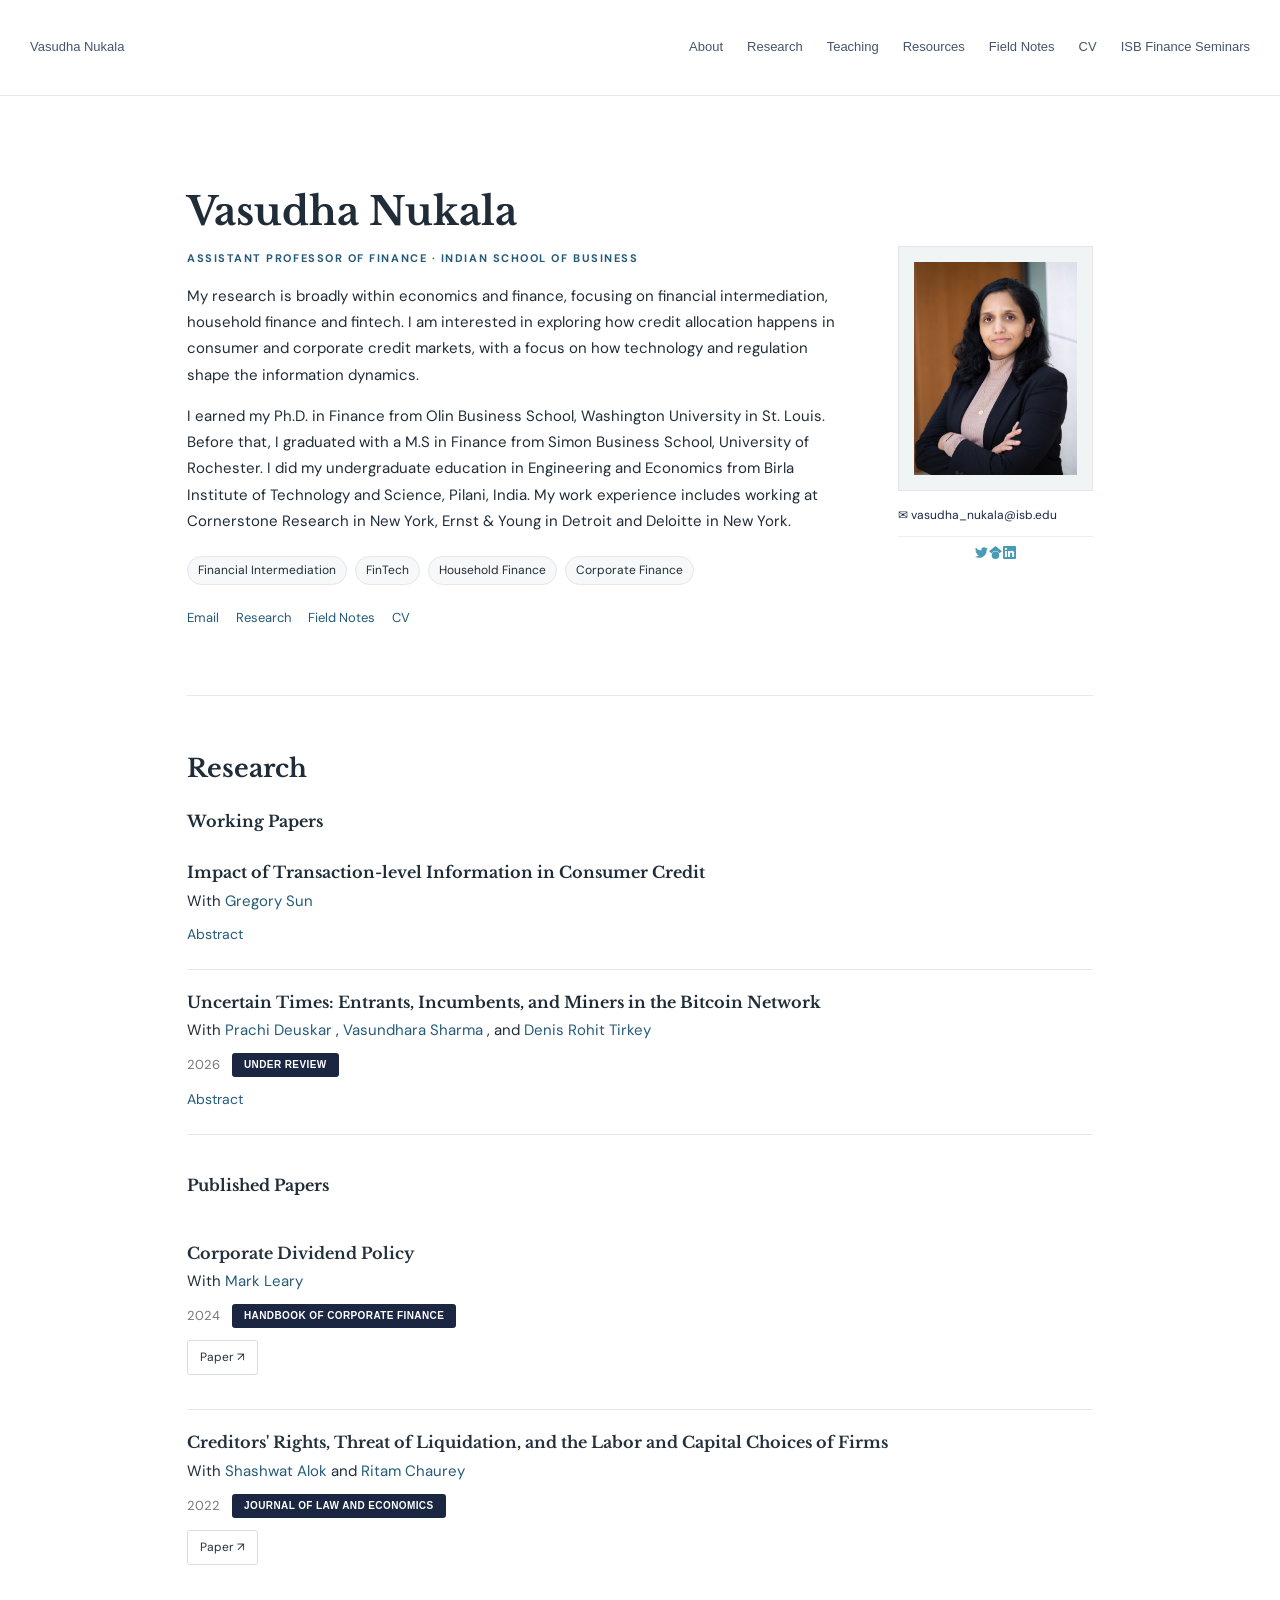
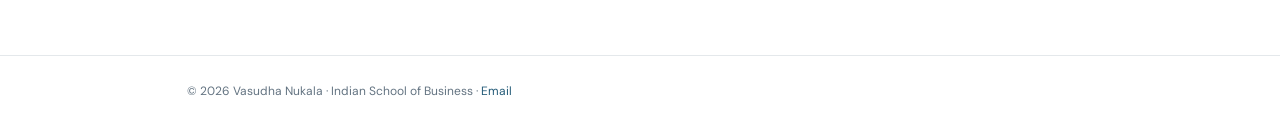
<file: index.html>
<!doctype html>
<html lang="en">
<head>
  <meta charset="utf-8">
  <meta name="viewport" content="width=device-width, initial-scale=1">
  <meta name="description" content="Vasudha Nukala — Assistant Professor of Finance at the Indian School of Business. Research, teaching and field notes.">
  <title>Vasudha Nukala | Finance</title>
  <link rel="stylesheet" href="style.css?v=2">
</head>
<body>

  <!-- NAVIGATION -->
  <header class="top">
    <div class="wrap nav">
      <a class="brand" href="index.html">Vasudha Nukala</a>
      <nav class="links">
        <a href="index.html#about">About</a>
        <a href="index.html#research">Research</a>
        <a href="teaching/">Teaching</a>
        <a href="resources/">Resources</a>
        <a href="notebook/">Field Notes</a>
        <a href="index.html#cv">CV</a>
        <a href="seminars/">ISB Finance Seminars</a>
      </nav>
    </div>
  </header>

  <div class="wrap">

    <!-- ABOUT -->
    <section class="hero" id="about" style="border:0">
      <div>
        <h1>Vasudha Nukala</h1>

        <div class="eyebrow">
        Assistant Professor of Finance · Indian School of Business
        </div>
        <p>
          My research is broadly within economics and finance, focusing on financial intermediation, household finance and fintech. 
          I am interested in exploring how credit allocation happens in consumer and corporate credit markets,  
          with a focus on how technology and regulation shape the information dynamics.
        </p>

        
        <p>
          I earned my Ph.D. in Finance from Olin Business School, Washington University in St. Louis.
          Before that, I graduated with a M.S in Finance from Simon Business School, University of Rochester. 
          I did my undergraduate education in Engineering and Economics from Birla Institute of Technology and Science, Pilani, India. 
          My work experience includes working at Cornerstone Research in New York, Ernst & Young in Detroit and Deloitte in New York. 
        </p>
                                                                                             
        <div class="pills">
          <span class="pill">Financial Intermediation</span>
          <span class="pill">FinTech</span>
          <span class="pill">Household Finance</span>
          <span class="pill">Corporate Finance</span>
        </div>

        <div class="actions">
          <a href="mailto:Vasudha_Nukala@isb.edu">Email</a>
          <a href="research/">Research</a>
          <a href="notebook/">Field Notes</a>
          <a href="#cv">CV </a>
        </div>
      </div>
      <div class="profile">
  <div class="profile">
  <div class="photo">
    <img src="vasudha.jpg" alt="Vasudha Nukala">
  </div>

  <div class="photo-contact">
  <a href="mailto:Vasudha_Nukala@isb.edu">
    <span>✉ vasudha_nukala@isb.edu</span>
  </a>
</div>
    
  <div class="social-links" aria-label="Social profiles">
    <!-- Twitter / X -->
    <a
  class="twitter-link"
  href="https://x.com/vasu_nukala1"
  target="_blank"
  rel="noopener noreferrer"
  aria-label="Twitter"
  title="Twitter"
>
  <svg viewBox="0 0 24 24" aria-hidden="true">
    <path d="M23.954 4.57a10 10 0 0 1-2.825.775 4.958 4.958 0 0 0 2.163-2.723 9.99 9.99 0 0 1-3.127 1.195 4.916 4.916 0 0 0-8.384 4.482A13.944 13.944 0 0 1 1.64 3.162a4.916 4.916 0 0 0 1.523 6.558 4.903 4.903 0 0 1-2.229-.616v.061a4.918 4.918 0 0 0 3.946 4.818 4.935 4.935 0 0 1-2.224.084 4.923 4.923 0 0 0 4.6 3.419A9.869 9.869 0 0 1 0 19.52a13.94 13.94 0 0 0 7.548 2.212c9.057 0 14.01-7.503 14.01-14.01 0-.213-.005-.425-.014-.636a10.013 10.013 0 0 0 2.46-2.548Z"/>
  </svg>
</a>

    <!-- Google Scholar -->
    <a
      href="https://scholar.google.com/citations?user=71y-cvsAAAAJ&amp;hl=en"
      target="_blank"
      rel="noopener noreferrer"
      aria-label="Google Scholar"
      title="Google Scholar"
    >
      <svg viewBox="0 0 24 24" aria-hidden="true">
        <path d="M12 24a7 7 0 1 1 0-14 7 7 0 0 1 0 14ZM12 0 0 9.5l4.838 3.94A8 8 0 0 1 12 9a8 8 0 0 1 7.162 4.44L24 9.5Z"/>
      </svg>
    </a>

    <!-- LinkedIn: replace the feed URL with your profile URL -->
    <a
      href="https://www.linkedin.com/feed/"
      target="_blank"
      rel="noopener noreferrer"
      aria-label="LinkedIn"
      title="LinkedIn"
    >
      <svg viewBox="0 0 24 24" aria-hidden="true">
        <path d="M20.447 20.452h-3.554v-5.569c0-1.328-.027-3.037-1.852-3.037-1.853 0-2.136 1.445-2.136 2.939v5.667H9.351V9h3.414v1.561h.049c.476-.9 1.637-1.85 3.37-1.85 3.601 0 4.267 2.37 4.267 5.455v6.286ZM5.337 7.433a2.062 2.062 0 1 1 0-4.124 2.062 2.062 0 0 1 0 4.124Zm1.782 13.019H3.555V9h3.564v11.452ZM22.225 0H1.771C.792 0 0 .774 0 1.729v20.542C0 23.227.792 24 1.771 24h20.451C23.2 24 24 23.227 24 22.271V1.729C24 .774 23.2 0 22.222 0Z"/>
      </svg>
    </a>
  </div>
</div>
  </div>

    </section>

    <!-- RESEARCH -->
    <section id="research">
      <h2>Research</h2>

      <h3>Working Papers</h3>

      <div class="paper">
        <h3>Impact of Transaction-level Information in Consumer Credit</h3>
        <div class="coauthors">
        With <a href="https://sites.google.com/view/gregory-sun" target="_blank" rel="noopener">
          Gregory Sun
          </a>
        </div>
        
        
        <details>
          <summary>Abstract</summary>
          <p>
           Does granular data fintech lenders observe at point-of-sale help or harm consumers? 
            Using applications data from an online lender, we show transaction data predicts default and shapes approval and pricing. 
            A lender-run experiment originating otherwise-rejected applications establishes the access margin, where these applicants default more than twice as often as similar approved borrowers. 
            On pricing, a structural model shows richer information does not enable surplus-extracting personalized pricing because the lender prices near-competitively. 
            Restricting lenders to credit-bureau data would deny credit to more than one in ten approved borrowers while admitting worse risks. 
            Transaction data therefore benefits consumers primarily through allocation.
          </p>
        </details>
      </div>

      
      <div class="paper">
        <h3>Uncertain Times: Entrants, Incumbents, and Miners in the Bitcoin Network</h3>
        <div class="coauthors">
        With
        <a href="https://www.prachideuskar.com" target="_blank" rel="noopener">
        Prachi Deuskar </a>,
        <a href="https://www.isb.edu/faculty-and-research/faculty-directory/vasundhara-sharma" target="_blank" rel="noopener">
          Vasundhara Sharma </a>,
        and
        <a href="" target="_blank" rel="noopener">
        Denis Rohit Tirkey </a>
        </div>

          <div class="publication-info">
          <span>2026</span>
        <span class="journal-badge">UNDER REVIEW</span>
        </div>
        
        <details>
          <summary>Abstract</summary>
          <p>
            Cryptocurrency value depends on network adoption, yet the forces driving network evolution remain poorly understood. 
            We investigate how cryptocurrency networks respond to economic policy uncertainty, combining a cross-country panel of application downloads with transaction-level Bitcoin data 
            from 2014-2024 to trace adoption and participant behavior. 
            Crypto-app downloads rise with country-level policy uncertainty while comparable non-crypto apps do not, isolating a crypto-specific response.
            On-chain, network expansion reflects complementary responses across participants. New users enter as net buyers, while incumbents and miners move toward the sell side. 
            Simultaneously, new miners enter, committing capital and strengthening network infrastructure, consistent with liquidity provision by incumbents rather than informed exit. 
            These patterns remain strong during uncertainty episodes exogenous to macrofinancial conditions and reverse when crypto-native uncertainty dominates, 
            supporting the demand-for-policy-insulation channel. Together, our findings show how policy uncertainty expands cryptocurrency networks while reallocating 
            liquidity and infrastructure provision across participants, revealing how uncertainty impacts network evolution. 
          </p>
        </details>
      </div>

     <!-- RESEARCH IN PROGRESS - HIDDEN FOR NOW

    <h3 style="margin-top:35px">Research in Progress</h3>

    <div class="paper">
      <h3>Private Credit, BDCs, and Financial Intermediation</h3>
      <div class="meta">Private credit · Bank and nonbank lending</div>
      </div>

    <div class="paper">
    <h3>Gender Norms and Financial Control Within Households</h3>
    <div class="meta">Household finance · India</div>
    </div>

    <div class="paper">
    <h3>Privacy, Information, and FinTech Credit Markets</h3>
    <div class="meta">FinTech · Data regulation</div>
    </div>

    -->

    
<!-- PUBLISHED PAPERS -->
<h3 class="research-subheading">Published Papers</h3>

<div class="paper">
  <h3>
    <a href="https://www.elgaronline.com/edcollchap/book/9781800373891/book-part-9781800373891-10.xml"
       target="_blank" rel="noopener">
      Corporate Dividend Policy
    </a>
  </h3>

  <div class="coauthors">
    With <a href="https://sites.wustl.edu/leary/"
            target="_blank" rel="noopener">Mark Leary</a>
  </div>

  <div class="publication-info">
    <span>2024</span>
    <span class="journal-badge">HANDBOOK OF CORPORATE FINANCE</span>
  </div>

  <div class="paper-links">
    <a href="https://www.elgaronline.com/edcollchap/book/9781800373891/book-part-9781800373891-10.xml"
       target="_blank" rel="noopener">Paper ↗</a>
  </div>
</div>

<div class="paper">
  <h3>
    <a href="https://www.journals.uchicago.edu/doi/full/10.1086/720962"
       target="_blank" rel="noopener">
      Creditors' Rights, Threat of Liquidation, and the Labor and Capital Choices of Firms
    </a>
  </h3>

  <div class="coauthors">
    With <a href="https://www.shashwatalok.com"
            target="_blank" rel="noopener">Shashwat Alok</a>
    and <a href="https://sites.google.com/site/ritamchaurey/home"
           target="_blank" rel="noopener">Ritam Chaurey</a>
  </div>

  <div class="publication-info">
    <span>2022</span>
    <span class="journal-badge">JOURNAL OF LAW AND ECONOMICS</span>
  </div>

  <div class="paper-links">
    <a href="https://www.journals.uchicago.edu/doi/full/10.1086/720962"
       target="_blank" rel="noopener">Paper ↗</a>
  </div>
</div>

      

      
    </section>

 <!-- PRESENTATIONS - HIDDEN FOR NOW
    <section id="presentations">
      <div class="section-kicker">Conferences &amp; seminars</div>
      <h2>Presentations</h2>
      <div class="year">
        <strong>2026</strong>
        <ul class="clean">
          <li>ABFER, Singapore — research poster</li>
          <li>Boulder Summer Conference — research poster</li>
          <li>Midwest Finance Association, Chicago — discussant</li>
        </ul>
      </div>
      <p class="meta">Selected activities only. Please verify formal conference names and presentation roles before publishing.</p>
    </section>
-->



  </div>

  <!-- FOOTER -->
  <footer class="footer">
    <div class="wrap">© 2026 Vasudha Nukala · Indian School of Business · <a href="mailto:vasudha_nukala@isb.edu">Email</a></div>
  </footer>

</body>
</html>
</file>
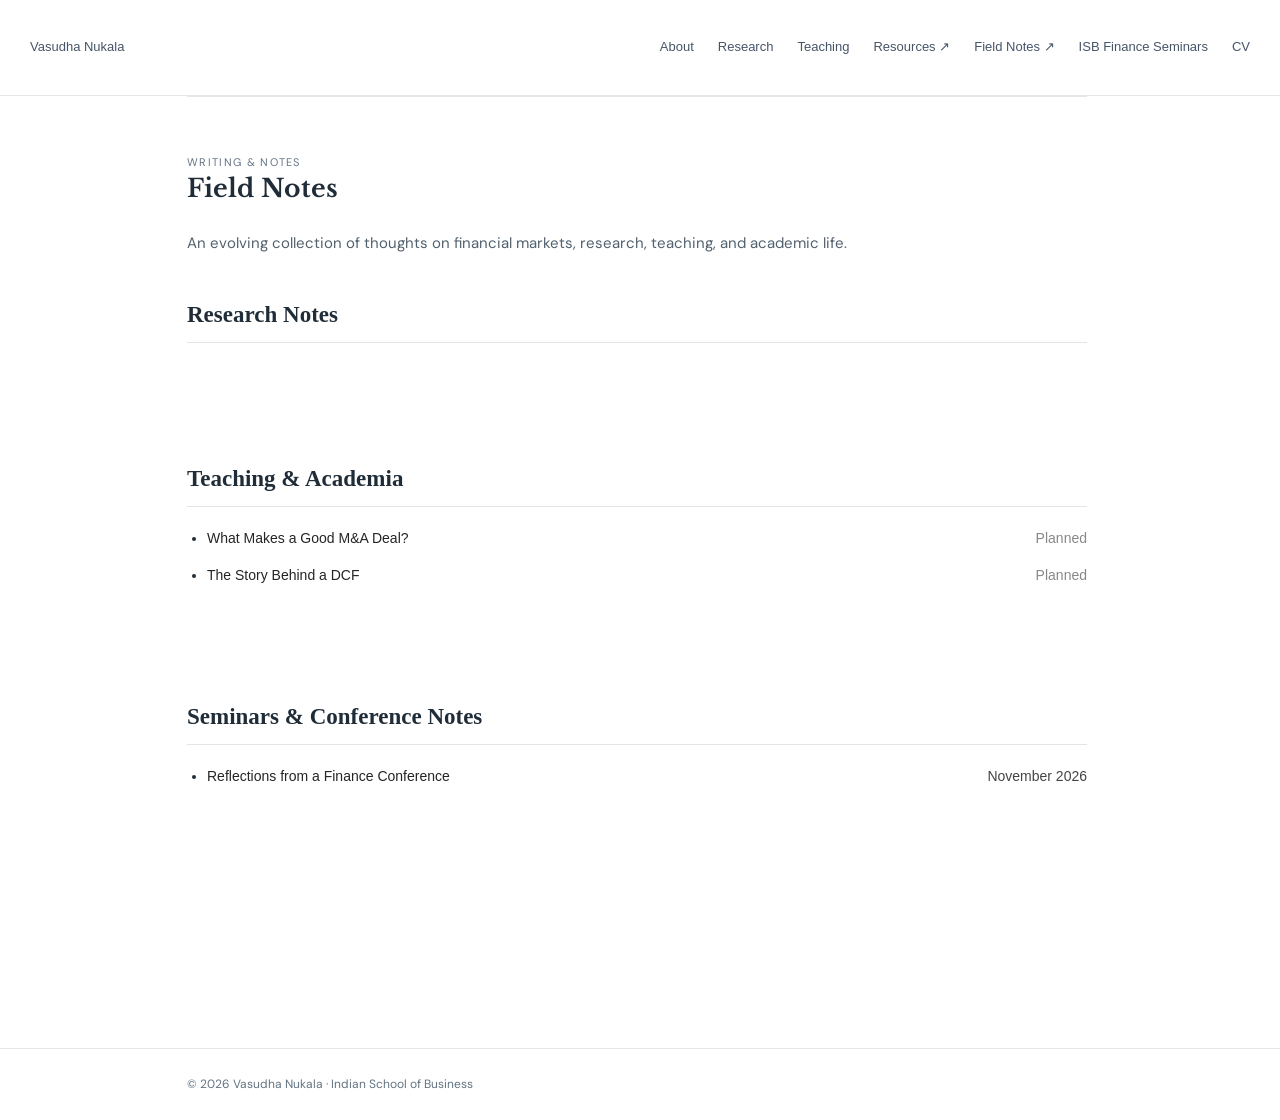
<file: notebook/index.html>
<!doctype html>
<html lang="en">

<head>
  <meta charset="utf-8">
  <meta name="viewport" content="width=device-width, initial-scale=1">

  <title>Field Notes | Vasudha Nukala</title>

  <meta name="description"
        content="Field Notes by Vasudha Nukala">

  <link rel="stylesheet" href="../style.css?v=3">

  <style>

    /* =====================================
       FIELD NOTES PAGE
       ===================================== */

    #field-notes {
      max-width: 900px;
      margin-bottom: 90px;
    }

    #field-notes .notes-intro {
      color: #52616e;
      line-height: 1.7;
      margin: 16px 0 42px;
    }

    /* =====================================
       CATEGORY SECTIONS
       ===================================== */

    #field-notes .notes-section {
      margin: 40px 0 48px;
      border-top: none;
      padding-top: 0;
    }

    #field-notes .notes-section::before {
      display: none;
    }

    #field-notes .notes-section h3 {
      font-family: Georgia, serif;
      font-size: 23px;
      color: var(--ink);
      margin: 0 0 16px;
      padding-bottom: 12px;

      /* Line below heading only */
      border-top: none;
      border-bottom: 1px solid #e1e5e8;
    }

    /* =====================================
       COMPACT NOTE LISTS
       ===================================== */

    #field-notes .notes-list {
      list-style: disc;
      padding-left: 20px;
      margin: 0;
    }

    #field-notes .notes-list li {
      padding: 5px 0;
      font-family: Arial, sans-serif;
      font-size: 14px;
      line-height: 1.5;
    }

    #field-notes .note-row {
      display: grid;
      grid-template-columns: minmax(0, 1fr) 150px;
      column-gap: 20px;
      align-items: baseline;
    }

    /* =====================================
       POST TITLES
       ===================================== */

    #field-notes .note-title,
    #field-notes .note-title a {
      font-family: Arial, sans-serif;
      font-size: 14px;
      font-weight: 400;
      color: #252525;
      text-decoration: none;
    }

    /* Hover effect on clickable titles */
    #field-notes .note-title a:hover {
      color: #28617e;
      text-decoration: underline;
    }

    /* =====================================
       DATES AND STATUSES
       ===================================== */

    #field-notes .note-date {
      font-family: Arial, sans-serif;
      font-size: 14px;
      font-weight: 400;
      color: #444;
      text-align: right;
      white-space: nowrap;
    }

    #field-notes .note-planned {
      font-family: Arial, sans-serif;
      font-size: 14px;
      color: #888;
      text-align: right;
    }

    /* =====================================
       MOBILE
       ===================================== */

    @media (max-width: 650px) {

      #field-notes .note-row {
        grid-template-columns: minmax(0, 1fr);
        row-gap: 2px;
      }

      #field-notes .note-date,
      #field-notes .note-planned {
        text-align: left;
        font-size: 12px;
        color: #888;
      }

    }

  </style>

</head>

<body>

  <!-- =====================================
       NAVIGATION
       ===================================== -->

  <header class="top">
    <div class="wrap nav">

      <a class="brand" href="../index.html">
        Vasudha Nukala
      </a>

      <nav class="links">
        <a href="../index.html#about">About</a>
        <a href="../index.html#research">Research</a>
        <a href="../teaching/">Teaching</a>
        <a href="../resources/">Resources ↗</a>
        <a href="../notebook/">Field Notes ↗</a>
        <a href="../seminars/">ISB Finance Seminars</a>
        <a href="../index.html#cv">CV</a>
      </nav>

    </div>
  </header>


  <!-- =====================================
       MAIN CONTENT
       ===================================== -->

  <main class="wrap">

    <section id="field-notes">

      <div class="section-kicker">
        WRITING & NOTES
      </div>

      <h2>Field Notes</h2>

      <p class="notes-intro">
        An evolving collection of thoughts on financial
        markets, research, teaching, and academic life.
      </p>


      <!-- =====================================
           RESEARCH NOTES
           ===================================== -->

      <section class="notes-section">

        <h3>Research Notes</h3>

        <ul class="notes-list">

          <!--
          ADD PUBLISHED RESEARCH POSTS HERE

          Example:

          <li>
            <div class="note-row">
              <span class="note-title">
                <a href="research-post.html">
                  Title of Research Post
                </a>
              </span>
              <span class="note-date">
                October 2026
              </span>
            </div>
          </li>
          -->

        </ul>

      </section>


      <!-- =====================================
           TEACHING & ACADEMIA
           ===================================== -->

      <section class="notes-section">

        <h3>Teaching & Academia</h3>

        <ul class="notes-list">

          <li>
            <div class="note-row">

              <span class="note-title">
                What Makes a Good M&amp;A Deal?
              </span>

              <span class="note-planned">
                Planned
              </span>

            </div>
          </li>

          <li>
            <div class="note-row">

              <span class="note-title">
                The Story Behind a DCF
              </span>

              <span class="note-planned">
                Planned
              </span>

            </div>
          </li>

          <!-- Add future teaching posts here -->

        </ul>

      </section>


      <!-- =====================================
           SEMINARS & CONFERENCE NOTES
           ===================================== -->

      <section class="notes-section">

        <h3>Seminars &amp; Conference Notes</h3>

        <ul class="notes-list">

          <li>
            <div class="note-row">

              <span class="note-title">
                <a href="conference-reflections.html">
                  Reflections from a Finance Conference
                </a>
              </span>

              <span class="note-date">
                November 2026
              </span>

            </div>
          </li>

          <!-- Add future seminar posts here -->

        </ul>

      </section>

    </section>

  </main>


  <!-- =====================================
       FOOTER
       ===================================== -->

  <footer class="footer">
    <div class="wrap">
      © 2026 Vasudha Nukala · Indian School of Business
    </div>
  </footer>

</body>
</html>
</file>
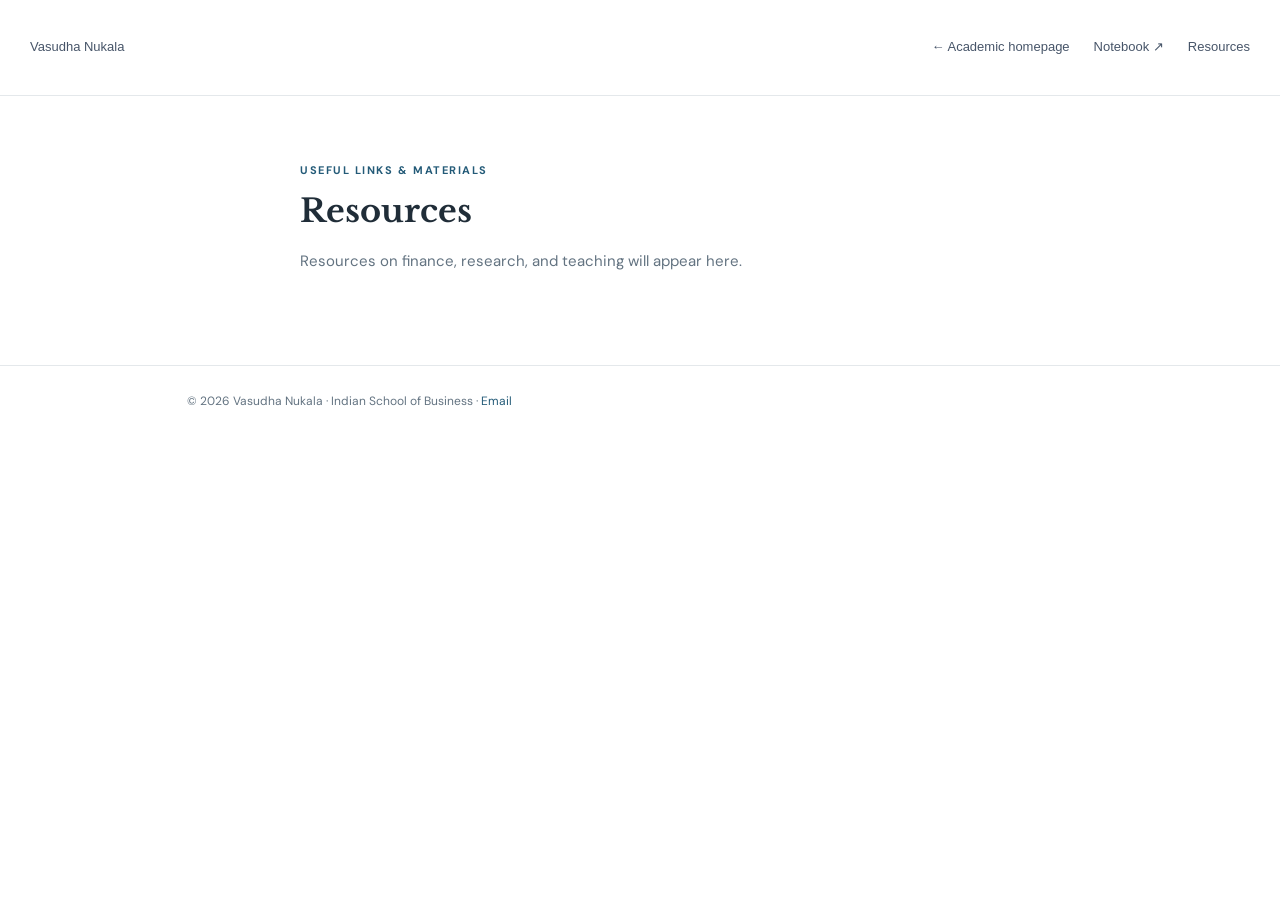
<file: resources/index.html>
<!doctype html>
<html lang="en">
<head>
  <meta charset="utf-8">
  <meta name="viewport" content="width=device-width, initial-scale=1">
  <meta
    name="description"
    content="Resources shared by Vasudha Nukala."
  >

  <title>Resources | Vasudha Nukala</title>

  <link rel="stylesheet" href="../style.css">
</head>

<body>
  <header class="top">
    <div class="wrap nav">
      <a class="brand" href="../index.html">Vasudha Nukala</a>

      <nav class="links">
        <a href="../index.html">← Academic homepage</a>
        <a href="../notebook/">Notebook ↗</a>
        <a href="./">Resources</a>
      </nav>
    </div>
  </header>

  <main class="notebook">
    <div class="eyebrow">Useful links &amp; materials</div>

    <h1>Resources</h1>

    <p class="muted">
      Resources on finance, research, and teaching will appear here.
    </p>
  </main>

  <footer class="footer">
    <div class="wrap">
      © 2026 Vasudha Nukala · Indian School of Business ·
      <a href="mailto:Vasudha_Nukala@isb.edu">Email</a>
    </div>
  </footer>
</body>
</html>
</file>
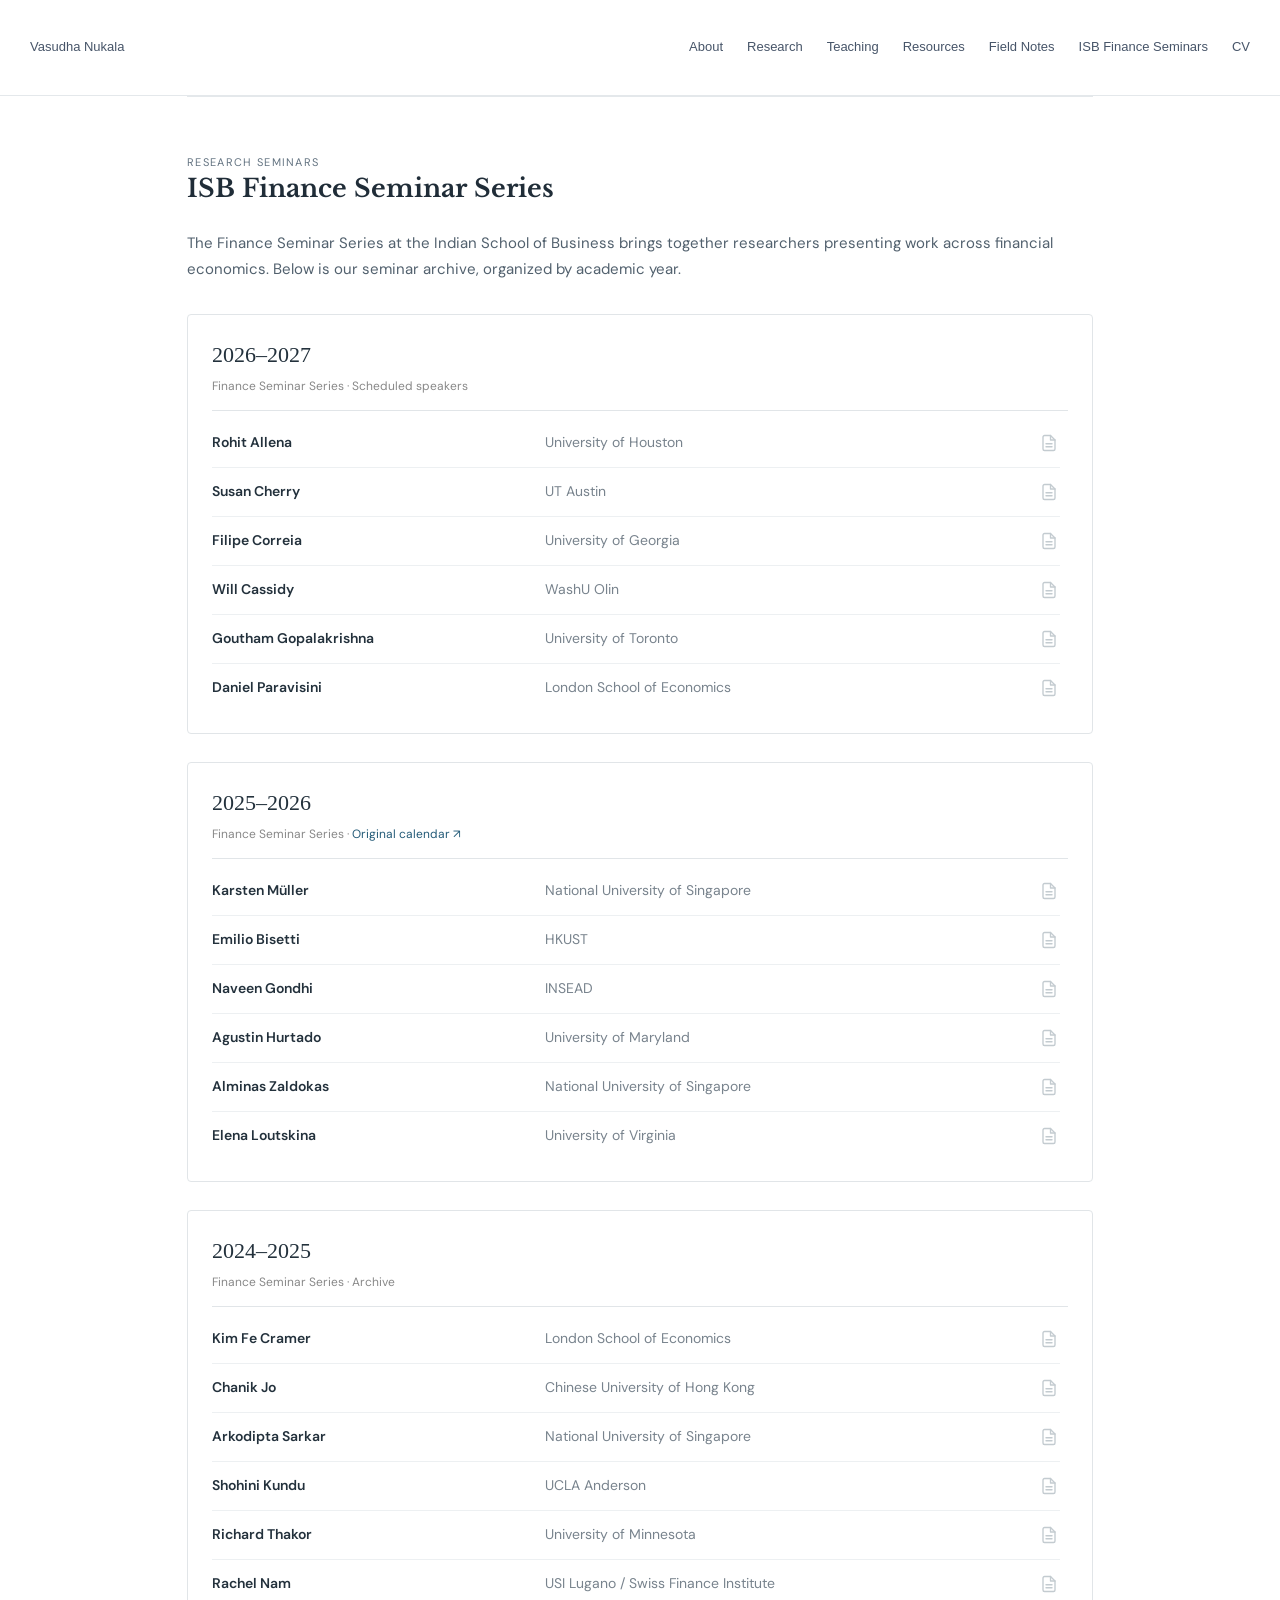
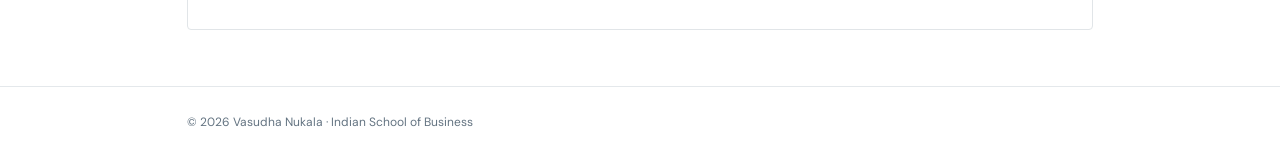
<file: seminars/index.html>
<!doctype html>
<html lang="en">

<head>
  <meta charset="utf-8">
  <meta name="viewport" content="width=device-width, initial-scale=1">
  <meta name="description" content="ISB Finance Seminar Series">
  <title>ISB Finance Seminar Series | Vasudha Nukala</title>

  <link rel="stylesheet" href="../style.css?v=3">

  <style>
    
    /* Seminar page only */

    #seminars .seminar-intro {
      color: #52616e;
      line-height: 1.7;
      margin: 18px 0 32px;
    }

    #seminars .seminar-card-grid {
      display: grid;
      grid-template-columns: repeat(2, minmax(0, 1fr));
      gap: 24px;
      margin-top: 30px;
    }

    #seminars .seminar-card {
      border: 1px solid #e1e5e8;
      border-radius: 4px;
      padding: 25px 24px;
      height: 460px;
      min-width: 0;
      box-sizing: border-box;
      display: flex;
      flex-direction: column;
      margin: 0;
    }

    #seminars .seminar-card-header {
      flex-shrink: 0;
      padding-bottom: 15px;
      border-bottom: 1px solid #e1e5e8;
      margin-bottom: 8px;
    }

    #seminars .seminar-card-header h3 {
      font-family: Georgia, serif;
      font-size: 22px;
      font-weight: 500;
      color: #23313c;
      margin: 0 0 7px;
      padding: 0;
      border: none;
    }

    #seminars .seminar-card-header p {
      font-size: 12px;
      color: #888;
      margin: 0;
      line-height: 1.5;
    }

    #seminars .seminar-card-scroll {
      flex: 1;
      min-height: 0;
      overflow-y: auto;
      padding-right: 8px;
      scrollbar-width: thin;
      scrollbar-color: #cbd5dc transparent;
    }

    /* One line per speaker */

    #seminars .seminar-entry {
      display: grid;
      grid-template-columns:
        minmax(0, 1.05fr)
        minmax(0, 1fr)
        22px;
      align-items: center;
      column-gap: 12px;
      padding: 14px 0;
      border-bottom: 1px solid #edf0f2;
      margin: 0;
    }

    #seminars .seminar-entry:last-child {
      border-bottom: none;
    }

    #seminars .seminar-speaker {
      font-size: 13px;
      font-weight: 600;
      color: #23313c;
      min-width: 0;
      line-height: 1.45;
    }

    #seminars .seminar-institution {
      font-size: 12px;
      color: #78838d;
      min-width: 0;
      line-height: 1.45;
    }

    #seminars .seminar-speaker a {
      color: inherit;
      text-decoration: none;
    }

    #seminars .seminar-speaker a:hover {
      color: #28617e;
      text-decoration: underline;
    }

    #seminars .seminar-paper-icon {
      display: inline-flex;
      width: 22px;
      height: 22px;
      align-items: center;
      justify-content: center;
      color: #28617e;
      text-decoration: none;
    }

    #seminars .seminar-paper-icon.unavailable {
      color: #c3cbd0;
    }

    #seminars a.seminar-paper-icon:hover {
      opacity: 0.65;
    }

    #seminars .seminar-paper-icon svg {
      width: 18px;
      height: 18px;
    }

    /* Third year spans full width */

    #seminars #year-2024 {
      grid-column: 1 / -1;
      height: 330px;
    }

    /* Mobile layout */

    @media (max-width: 720px) {
      #seminars .seminar-card-grid {
        grid-template-columns: 1fr;
        gap: 18px;
      }

      #seminars .seminar-card,
      #seminars #year-2024 {
        grid-column: auto;
        height: 400px;
        padding: 20px 16px;
      }

      #seminars .seminar-entry {
        grid-template-columns:
          minmax(0, 1fr)
          minmax(0, 1fr)
          22px;
        column-gap: 8px;
      }

      #seminars .seminar-speaker {
        font-size: 12px;
      }

      #seminars .seminar-institution {
        font-size: 11px;
      }
    }


/* ==========================================
   SEMINAR PAGE - FULL WIDTH YEAR CARDS
   ========================================== */

/* Stack the three academic years vertically */
#seminars .seminar-card-grid {
  display: grid;
  grid-template-columns: 1fr;
  gap: 28px;
}

/* Each box takes the full available width */
#seminars .seminar-card,
#seminars #year-2024 {
  grid-column: 1 / -1;
  width: 100%;
  height: 420px;
  box-sizing: border-box;
}

/* Three columns: speaker, institution, paper icon */
#seminars .seminar-card .seminar-entry {
  display: grid;
  grid-template-columns:
    minmax(0, 1fr)
    minmax(0, 1.5fr)
    28px;
  align-items: center;
  column-gap: 24px;
  padding: 13px 0;
}

/* Consistent font size for speaker and institution */
#seminars .seminar-card .seminar-speaker,
#seminars .seminar-card .seminar-institution {
  font-size: 14px;
  line-height: 1.5;
}

/* Speaker name slightly bolder */
#seminars .seminar-card .seminar-speaker {
  font-weight: 600;
}

/* Institution gets more horizontal room */
#seminars .seminar-card .seminar-institution {
  font-weight: 400;
  color: #78838d;
}

/* Keep the paper icon aligned to the right */
#seminars .seminar-card .seminar-paper-icon {
  justify-self: end;
}

/* If older date elements are still present,
   make them match the other text */
#seminars .seminar-card .seminar-date {
  font-size: 14px;
  line-height: 1.5;
}

/* Mobile layout */
@media (max-width: 720px) {
  #seminars .seminar-card,
  #seminars #year-2024 {
    height: 400px;
  }

  #seminars .seminar-card .seminar-entry {
    grid-template-columns:
      minmax(0, 1fr)
      minmax(0, 1.2fr)
      24px;
    column-gap: 10px;
  }

  #seminars .seminar-card .seminar-speaker,
  #seminars .seminar-card .seminar-institution {
    font-size: 12px;
  }
}

    
  </style>
</head>

<body>

  <!-- NAVIGATION -->
  <header class="top">
    <div class="wrap nav">
      <a class="brand" href="../index.html">Vasudha Nukala</a>

      <nav class="links">
        <a href="../index.html#about">About</a>
        <a href="../index.html#research">Research</a>
        <a href="../teaching/">Teaching</a>
        <a href="../resources/">Resources</a>
        <a href="../notebook/">Field Notes</a>
        <a href="./">ISB Finance Seminars</a>
        <a href="../index.html#cv">CV</a>
      </nav>
    </div>
  </header>

  <main class="wrap">

    <section id="seminars" class="seminar-page">

      <div class="section-kicker">Research Seminars</div>
      <h2>ISB Finance Seminar Series</h2>

      <p class="seminar-intro">
        The Finance Seminar Series at the Indian School of
        Business brings together researchers presenting work
        across financial economics. Below is our seminar
        archive, organized by academic year.
      </p>

      <div class="seminar-card-grid">

        <!-- 2026–2027 -->
        <div class="seminar-card" id="year-2026">
          <div class="seminar-card-header">
            <h3>2026–2027</h3>
            <p>Finance Seminar Series · Scheduled speakers</p>
          </div>
          <div class="seminar-card-scroll" id="list-2026"></div>
        </div>

        <!-- 2025–2026 -->
        <div class="seminar-card" id="year-2025">
          <div class="seminar-card-header">
            <h3>2025–2026</h3>
            <p>
              Finance Seminar Series ·
              <a href="https://sites.google.com/view/isbfinanceseminar/home"
                 target="_blank" rel="noopener">
                Original calendar ↗
              </a>
            </p>
          </div>
          <div class="seminar-card-scroll" id="list-2025"></div>
        </div>

        <!-- 2024–2025 -->
        <div class="seminar-card" id="year-2024">
          <div class="seminar-card-header">
            <h3>2024–2025</h3>
            <p>Finance Seminar Series · Archive</p>
          </div>
          <div class="seminar-card-scroll" id="list-2024"></div>
        </div>

      </div>

    </section>

  </main>

  <!-- FOOTER -->
  <footer class="footer">
    <div class="wrap">
      © 2026 Vasudha Nukala · Indian School of Business
    </div>
  </footer>

  <script>
    /*
      SEMINAR DATA

      Each entry contains:
      name, institution, date, author webpage, paper URL.

      Add verified URLs in the last two fields.
      Leave them empty when not yet available.
    */


/*
  SEMINAR DATA

  Each entry contains:
  1. Speaker name
  2. Institution
  3. Seminar date
  4. Author webpage
  5. Paper URL

  Author webpages are populated.
  Paper URLs will be added once the presented papers are verified.
*/

const seminars2026 = [
  [
    "Rohit Allena",
    "University of Houston",
    "7 August 2026",
    "https://www.rohitallena.com/",
    ""
  ],
  [
    "Susan Cherry",
    "UT Austin",
    "14 August 2026",
    "https://www.susan-cherry.com/",
    ""
  ],
  [
    "Filipe Correia",
    "University of Georgia",
    "25 September 2026",
    "https://www.terry.uga.edu/directory/filipe-correia/",
    ""
  ],
  [
    "Will Cassidy",
    "WashU Olin",
    "9 October 2026",
    "https://williamcassidy.com/",
    ""
  ],
  [
    "Goutham Gopalakrishna",
    "University of Toronto",
    "23 October 2026",
    "https://www.rotman.utoronto.ca/the-rotman-experience/our-community/people/gopalakrishna-goutham-/",
    ""
  ],
  [
    "Daniel Paravisini",
    "London School of Economics",
    "6 November 2026",
    "https://www.lse.ac.uk/people/daniel-paravisini",
    ""
  ],
  [
    "Hannes Wagner",
    "Bocconi University",
    "20 November 2026",
    "https://www.unibocconi.it/en/faculty/hannes-wagner",
    ""
  ],
  [
    "Constantine Yannelis",
    "University of Cambridge",
    "4 December 2026",
    "https://www.yannelis.com/",
    ""
  ],
  [
    "Sabrina Howell",
    "Harvard Business School",
    "17 December 2026",
    "https://www.hbs.edu/news/stories/sabrina-howell-profile-2025",
    ""
  ],
  [
    "Thomas Flanagan",
    "Ohio State University",
    "5 February 2027",
    "https://www.thomas-flanagan.com/",
    ""
  ],
  [
    "Joao Gomes",
    "Wharton",
    "19 February 2027",
    "https://fnce.wharton.upenn.edu/profile/gomesj/",
    ""
  ],
  [
    "Alexander Copestake",
    "IMF",
    "26 February 2027",
    "https://copestake.info/",
    ""
  ],
  [
    "Barry Scholnick",
    "University of Alberta",
    "5 March 2027",
    "https://apps.ualberta.ca/directory/person/bscholni",
    ""
  ],
  [
    "Zacharias Sautner",
    "University of Zurich",
    "12 March 2027",
    "https://www.df.uzh.ch/en/people/professor/sautner",
    ""
  ],
  [
    "Brett Green",
    "WashU Olin",
    "19 March 2027",
    "https://olin.washu.edu/faculty/brett-green",
    ""
  ],
  [
    "Vaishali Garga",
    "Federal Reserve Bank of Boston",
    "26 March 2027",
    "https://www.bostonfed.org/people/bank/vaishali-garga.aspx",
    ""
  ]
];

const seminars2025 = [
  [
    "Karsten Müller",
    "National University of Singapore",
    "",
    "https://www.karstenmueller.com/",
    ""
  ],
  [
    "Emilio Bisetti",
    "HKUST",
    "",
    "https://fina.hkust.edu.hk/faculty/directory/bisetti",
    ""
  ],
  [
    "Naveen Gondhi",
    "INSEAD",
    "",
    "https://www.insead.edu/faculty/naveen-gondhi",
    ""
  ],
  [
    "Agustin Hurtado",
    "University of Maryland",
    "",
    "https://www.rhsmith.umd.edu/directory/agustin-hurtado",
    ""
  ],
  [
    "Alminas Zaldokas",
    "National University of Singapore",
    "",
    "https://www.alminas.com/",
    ""
  ],
  [
    "Elena Loutskina",
    "University of Virginia",
    "",
    "https://www.darden.virginia.edu/faculty-research/directory/elena-loutskina",
    ""
  ],
  [
    "Satyajit Chatterjee",
    "Philadelphia Fed",
    "",
    "https://www.philadelphiafed.org/our-people/satyajit-chatterjee",
    ""
  ],
  [
    "Sean Higgins",
    "Northwestern University",
    "",
    "https://www.kellogg.northwestern.edu/academics-research/faculty/higgins_sean/",
    ""
  ],
  [
    "Tetyana Balyuk",
    "Emory University",
    "",
    "https://business.emory.edu/faculty/profiles/tetyana-balyuk",
    ""
  ],
  [
    "Tianyue Ruan",
    "National University of Singapore",
    "",
    "https://truan.github.io/",
    ""
  ],
  [
    "Deeksha Gupta",
    "Johns Hopkins University",
    "",
    "https://carey.jhu.edu/faculty/faculty-directory/deeksha-gupta-phd",
    ""
  ],
  [
    "Nishant Vats",
    "Washington University in St. Louis",
    "",
    "https://nishvats.github.io/",
    ""
  ],
  [
    "Thorsten Beck",
    "European University Institute",
    "",
    "https://thorstenbeck.com/",
    ""
  ],
  [
    "Kunal Sachdeva",
    "University of Michigan",
    "",
    "https://www.kunalsachdeva.com/",
    ""
  ]
];

const seminars2024 = [
  [
    "Kim Fe Cramer",
    "London School of Economics",
    "25 October 2024",
    "https://www.kimfecramer.com/",
    ""
  ],
  [
    "Chanik Jo",
    "Chinese University of Hong Kong",
    "8 November 2024",
    "https://chanikjo.github.io/",
    ""
  ],
  [
    "Arkodipta Sarkar",
    "National University of Singapore",
    "15 November 2024",
    "https://discovery.nus.edu.sg/22792-arkodipta-sarkar",
    ""
  ],
  [
    "Shohini Kundu",
    "UCLA Anderson",
    "24 January 2025",
    "https://www.anderson.ucla.edu/faculty-and-research/finance/faculty/kundu",
    ""
  ],
  [
    "Richard Thakor",
    "University of Minnesota",
    "31 January 2025",
    "https://carlsonschool.umn.edu/faculty/richard-thakor",
    ""
  ],
  [
    "Rachel Nam",
    "USI Lugano / Swiss Finance Institute",
    "7 February 2025",
    "https://www.racheljnam.com/",
    ""
  ],
  [
    "Marti Subrahmanyam",
    "NYU Stern",
    "14 February 2025",
    "https://www.stern.nyu.edu/faculty/bio/marti-subrahmanyam",
    ""
  ],
  [
    "Vidhan Goyal",
    "HKUST",
    "21 February 2025",
    "https://fina.hkust.edu.hk/faculty/directory/goyal",
    ""
  ],
  [
    "Nicola Limodio",
    "Bocconi University",
    "28 February 2025",
    "https://www.nicolalimodio.com/",
    ""
  ],
  [
    "Tony Cookson",
    "University of Colorado Boulder",
    "7 March 2025",
    "https://www.colorado.edu/business/leeds-directory/faculty/tony-cookson",
    ""
  ]
];
    /*
      PAPER ICON
      Used for every seminar.
    */

    const paperIcon = `
      <svg viewBox="0 0 24 24"
           fill="none"
           stroke="currentColor"
           stroke-width="1.8"
           stroke-linecap="round"
           stroke-linejoin="round"
           aria-hidden="true">
        <path d="M14 2H6a2 2 0 0 0-2 2v16
                 a2 2 0 0 0 2 2h12
                 a2 2 0 0 0 2-2V8z"/>
        <path d="M14 2v6h6"/>
        <path d="M8 13h8M8 17h8"/>
      </svg>
    `;

    /*
      BUILD ONE SPEAKER ROW
    */

    function createSeminarRow(seminar) {
      const [
        name,
        institution,
        date,
        authorURL,
        paperURL
      ] = seminar;

      const row = document.createElement("div");
      row.className = "seminar-entry";

      // Speaker name
      const speaker = document.createElement("span");
      speaker.className = "seminar-speaker";

      if (date) {
        speaker.title = "Seminar: " + date;
      }

      if (authorURL) {
        const link = document.createElement("a");
        link.href = authorURL;
        link.target = "_blank";
        link.rel = "noopener";
        link.textContent = name;
        speaker.appendChild(link);
      } else {
        speaker.textContent = name;
      }

      // Institution
      const affiliation = document.createElement("span");
      affiliation.className = "seminar-institution";
      affiliation.textContent = institution;
      affiliation.title = institution;

      // Paper icon
      let paper;

      if (paperURL) {
        paper = document.createElement("a");
        paper.className = "seminar-paper-icon";
        paper.href = paperURL;
        paper.target = "_blank";
        paper.rel = "noopener";
        paper.title = "Read paper presented by " + name;
        paper.setAttribute(
          "aria-label",
          "Read paper presented by " + name
        );
      } else {
        paper = document.createElement("span");
        paper.className =
          "seminar-paper-icon unavailable";
        paper.title = "Paper link not yet available";
        paper.setAttribute("aria-hidden", "true");
      }

      paper.innerHTML = paperIcon;

      row.appendChild(speaker);
      row.appendChild(affiliation);
      row.appendChild(paper);

      return row;
    }

    /*
      POPULATE EACH ACADEMIC YEAR
    */

    function renderSeminars(containerId, data) {
      const container = document.getElementById(containerId);

      data.forEach(function(seminar) {
        container.appendChild(createSeminarRow(seminar));
      });
    }

    renderSeminars("list-2026", seminars2026);
    renderSeminars("list-2025", seminars2025);
    renderSeminars("list-2024", seminars2024);

  </script>

</body>
</html>
</file>
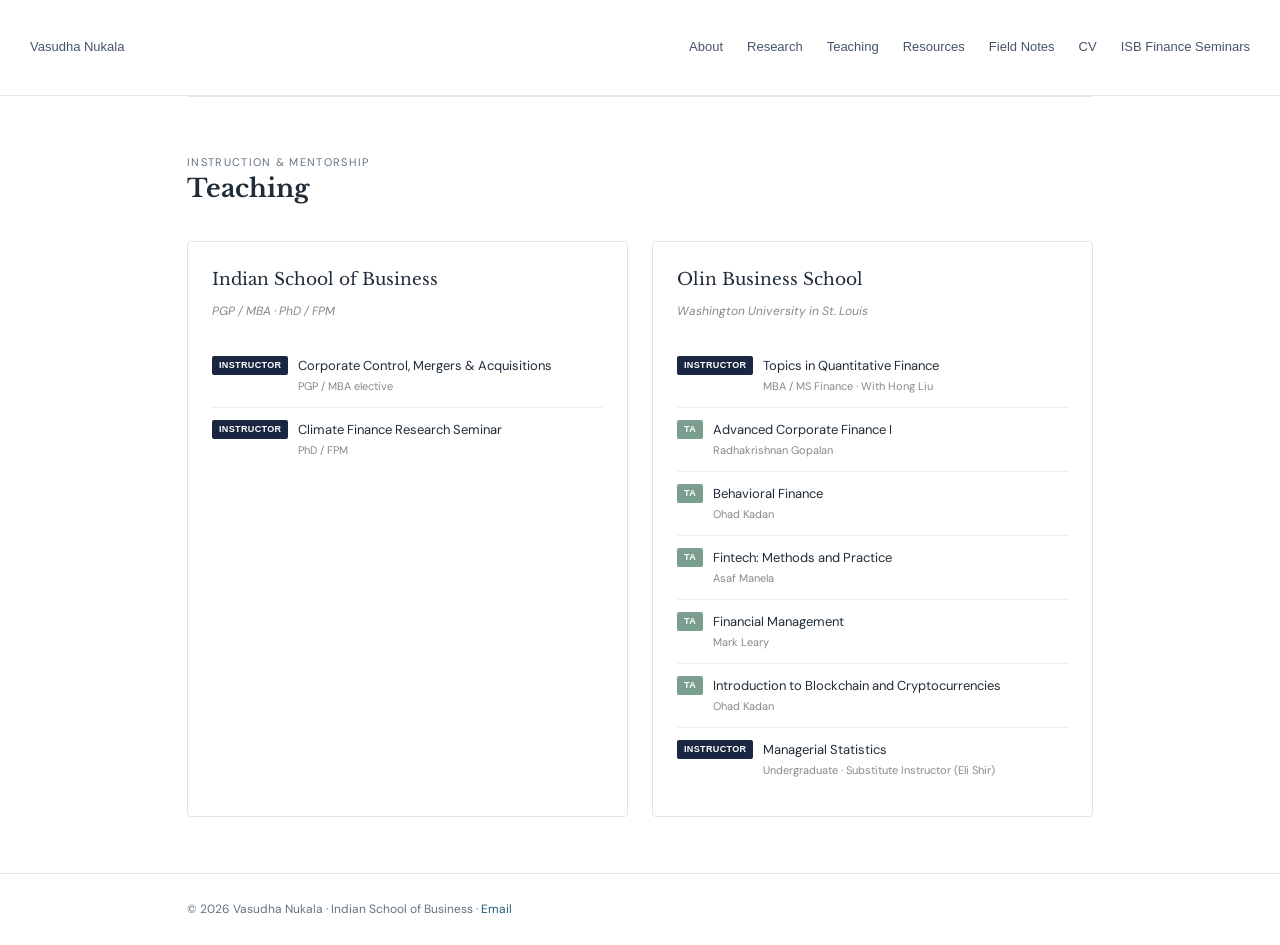
<file: teaching/index.html>
<!doctype html>
<html lang="en">

<head>
  <meta charset="utf-8">
  <meta name="viewport" content="width=device-width, initial-scale=1">
  <meta name="description" content="Teaching experience of Vasudha Nukala">
  <title>Teaching | Vasudha Nukala</title>
  <link rel="stylesheet" href="../style.css?v=2">
</head>

<body>

  <!-- NAVIGATION -->
  <header class="top">
    <div class="wrap nav">
      <a class="brand" href="../index.html">Vasudha Nukala</a>

      <nav class="links">
        <a href="../index.html#about">About</a>
        <a href="../index.html#research">Research</a>
        <a href="./">Teaching</a>
        <a href="../resources/">Resources</a>
        <a href="../notebook/">Field Notes</a>
        <a href="../index.html#cv">CV</a>
        <a href="seminars/">ISB Finance Seminars</a>
      </nav>
    </div>
  </header>

  <!-- MAIN CONTENT -->
  
<main class="wrap">

  <section id="teaching" class="teaching-page">

    <div class="section-kicker">Instruction &amp; Mentorship</div>
    <h2>Teaching</h2>

    <div class="teaching-cards">

      <!-- INDIAN SCHOOL OF BUSINESS -->
      <div class="teaching-card">
        <h3>Indian School of Business</h3>
        <p class="teaching-card-subtitle">PGP / MBA · PhD / FPM</p>

        <div class="teaching-course">
          <span class="role-badge instructor">INSTRUCTOR</span>
          <div>
            <div>Corporate Control, Mergers &amp; Acquisitions</div>
            <div class="course-detail">PGP / MBA elective</div>
          </div>
        </div>

        <div class="teaching-course">
          <span class="role-badge instructor">INSTRUCTOR</span>
          <div>
            <div>Climate Finance Research Seminar</div>
            <div class="course-detail">PhD / FPM</div>
          </div>
        </div>
      </div>

      <!-- OLIN BUSINESS SCHOOL -->
      <div class="teaching-card">
        <h3>Olin Business School</h3>
        <p class="teaching-card-subtitle">
          Washington University in St. Louis
        </p>

        <div class="teaching-course">
          <span class="role-badge instructor">INSTRUCTOR</span>
          <div>
            <div>Topics in Quantitative Finance</div>
            <div class="course-detail">MBA / MS Finance · With Hong Liu</div>
          </div>
        </div>

        <div class="teaching-course">
          <span class="role-badge ta">TA</span>
          <div>
            <div>Advanced Corporate Finance I</div>
            <div class="course-detail">Radhakrishnan Gopalan</div>
          </div>
        </div>

        <div class="teaching-course">
          <span class="role-badge ta">TA</span>
          <div>
            <div>Behavioral Finance</div>
            <div class="course-detail">Ohad Kadan</div>
          </div>
        </div>

        <div class="teaching-course">
          <span class="role-badge ta">TA</span>
          <div>
            <div>Fintech: Methods and Practice</div>
            <div class="course-detail">Asaf Manela</div>
          </div>
        </div>

        <div class="teaching-course">
          <span class="role-badge ta">TA</span>
          <div>
            <div>Financial Management</div>
            <div class="course-detail">Mark Leary</div>
          </div>
        </div>

        <div class="teaching-course">
          <span class="role-badge ta">TA</span>
          <div>
            <div>Introduction to Blockchain and Cryptocurrencies</div>
            <div class="course-detail">Ohad Kadan</div>
          </div>
        </div>

        <div class="teaching-course">
          <span class="role-badge instructor">INSTRUCTOR</span>
          <div>
            <div>Managerial Statistics</div>
            <div class="course-detail">
              Undergraduate · Substitute Instructor (Eli Shir)
            </div>
          </div>
        </div>

      </div>
    </div>

  </section>
</main>

  
  <!-- FOOTER -->
  <footer class="footer">
    <div class="wrap">
      © 2026 Vasudha Nukala · Indian School of Business ·
      <a href="mailto:vasudha_nukala@isb.edu">Email</a>
    </div>
  </footer>

</body>
</html>
</file>
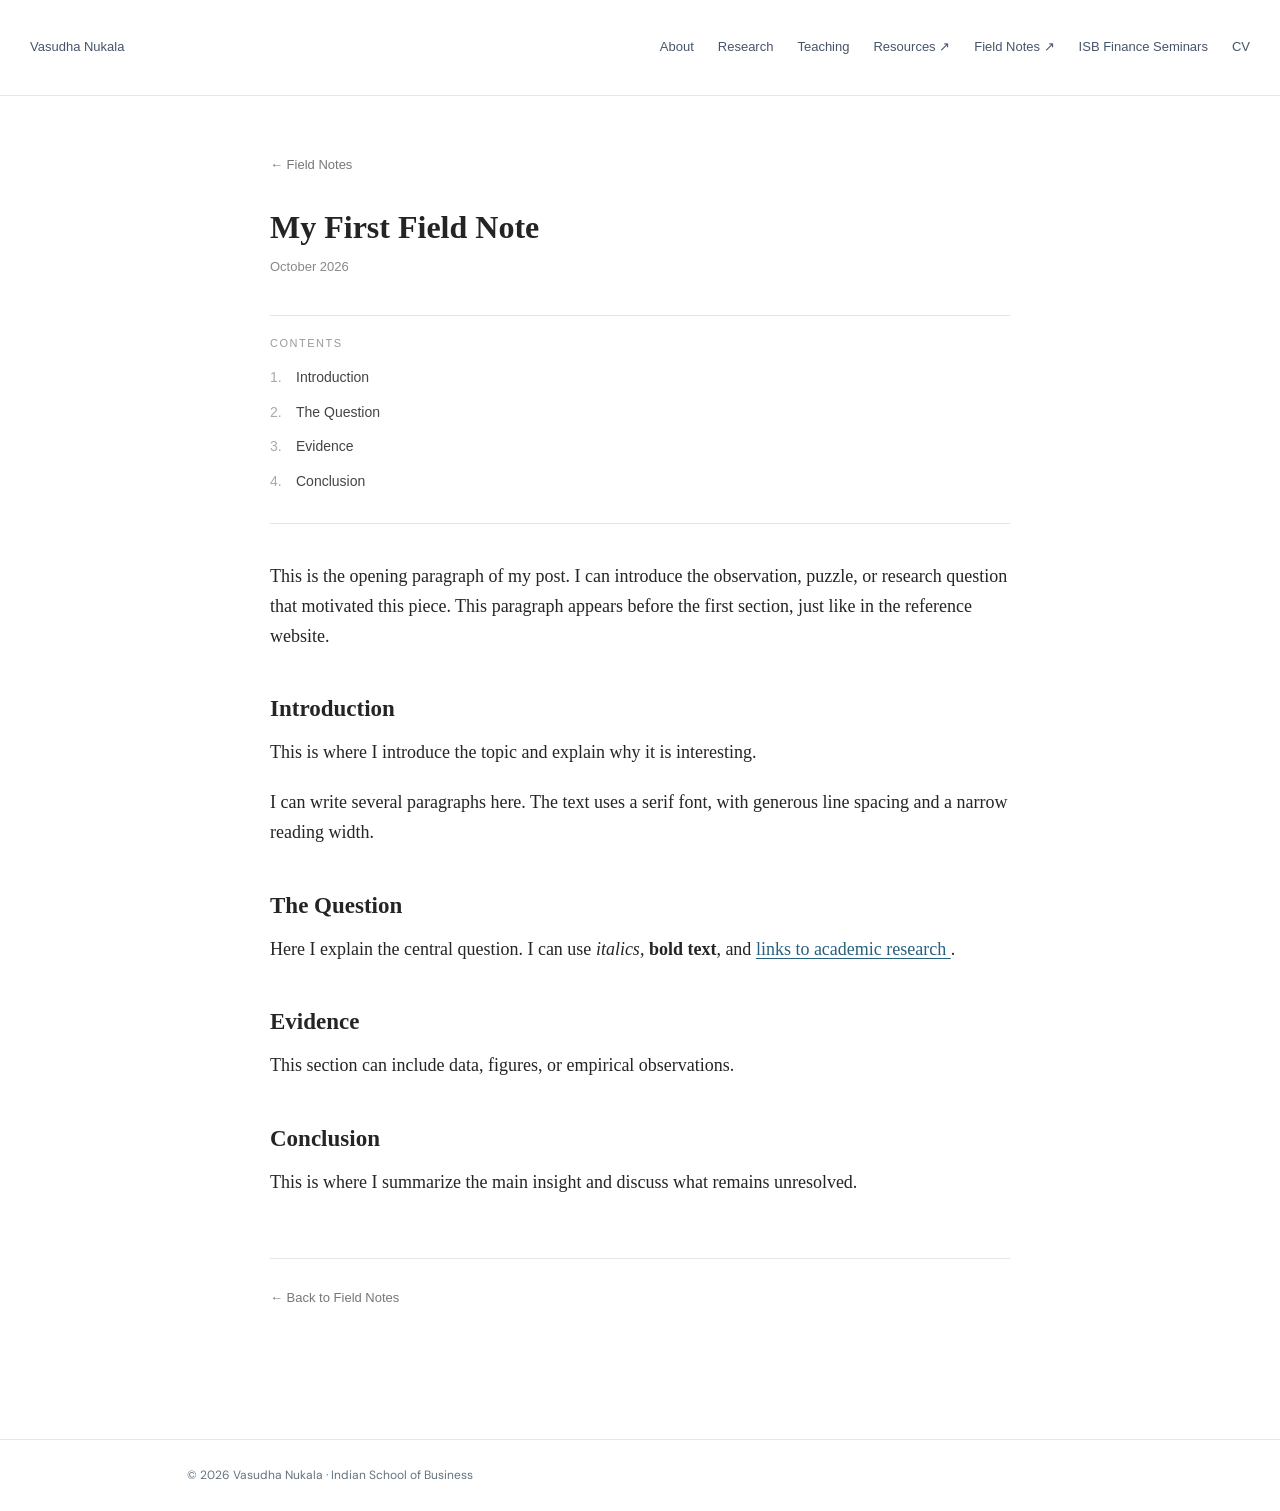
<file: notebook/first-post.html>
<!doctype html>
<html lang="en">

<head>
  <meta charset="utf-8">
  <meta name="viewport" content="width=device-width, initial-scale=1">

  <title>My First Field Note | Vasudha Nukala</title>

  <link rel="stylesheet" href="../style.css">

  <style>
    /* Individual Field Notes article */

    .note-article {
      max-width: 740px;
      margin: 55px auto 100px;
    }

    .note-back {
      display: inline-block;
      margin-bottom: 30px;
      font-family: Arial, sans-serif;
      font-size: 13px;
      color: #777;
      text-decoration: none;
    }

    .note-back:hover {
      color: #28617e;
    }

    .note-article h1 {
      font-family: Georgia, serif;
      font-size: 32px;
      line-height: 1.3;
      font-weight: 700;
      color: #242424;
      margin: 0 0 8px;
    }

    .note-date {
      font-family: Arial, sans-serif;
      font-size: 13px;
      color: #888;
      margin-bottom: 36px;
    }

    /* Table of contents */

    .note-toc {
      border-top: 1px solid #e5e5e5;
      border-bottom: 1px solid #e5e5e5;
      padding: 18px 0 20px;
      margin: 35px 0 38px;
    }

    .note-toc-label {
      font-family: Arial, sans-serif;
      font-size: 11px;
      letter-spacing: 1.5px;
      text-transform: uppercase;
      color: #999;
      margin-bottom: 12px;
    }

    .note-toc ol {
      list-style: none;
      counter-reset: section;
      margin: 0;
      padding: 0;
    }

    .note-toc li {
      counter-increment: section;
      display: flex;
      gap: 12px;
      margin: 10px 0;
      font-family: Arial, sans-serif;
      font-size: 14px;
    }

    .note-toc li::before {
      content: counter(section) ".";
      color: #aaa;
      min-width: 14px;
    }

    .note-toc a {
      color: #444;
      text-decoration: none;
    }

    .note-toc a:hover {
      color: #28617e;
      text-decoration: underline;
    }

    /* Main article typography */

    .note-body {
      font-family: Georgia, "Times New Roman", serif;
      font-size: 18px;
      line-height: 1.65;
      color: #252525;
    }

    .note-body p {
      margin: 0 0 20px;
    }

    .note-body h2 {
      font-family: Georgia, serif;
      font-size: 23px;
      font-weight: 700;
      line-height: 1.35;
      margin: 42px 0 14px;
      scroll-margin-top: 100px;
    }

    .note-body h3 {
      font-family: Georgia, serif;
      font-size: 19px;
      margin: 28px 0 12px;
    }

    .note-body a {
      color: #28617e;
      text-decoration: underline;
      text-underline-offset: 3px;
    }

    .note-body ul,
    .note-body ol {
      padding-left: 26px;
      margin: 0 0 24px;
    }

    .note-body li {
      margin-bottom: 10px;
    }

    /* Images and figures */

    .note-figure {
      margin: 35px 0;
    }

    .note-figure img {
      display: block;
      max-width: 100%;
      height: auto;
      margin: 0 auto;
    }

    .note-figure figcaption {
      font-family: Arial, sans-serif;
      font-size: 12px;
      line-height: 1.6;
      color: #777;
      text-align: center;
      margin-top: 12px;
    }

    /* Closing link */

    .note-bottom {
      border-top: 1px solid #e5e5e5;
      padding-top: 25px;
      margin-top: 60px;
    }

    @media (max-width: 720px) {
      .note-article {
        margin: 35px auto 70px;
        padding: 0 12px;
      }

      .note-article h1 {
        font-size: 28px;
      }

      .note-body {
        font-size: 17px;
      }
    }
  </style>
</head>

<body>

  <!-- Website navigation -->
  <header class="top">
    <div class="wrap nav">

      <a class="brand" href="../index.html">
        Vasudha Nukala
      </a>

      <nav class="links">
        <a href="../index.html#about">About</a>
        <a href="../index.html#research">Research</a>
        <a href="../teaching/">Teaching</a>
        <a href="../resources/">Resources ↗</a>
        <a href="../notebook/">Field Notes ↗</a>
        <a href="../seminars/">ISB Finance Seminars</a>
        <a href="../index.html#cv">CV</a>
      </nav>

    </div>
  </header>

  <!-- Article -->
  <main class="wrap">

    <article class="note-article">

      <a class="note-back" href="./">
        ← Field Notes
      </a>

      <h1>My First Field Note</h1>

      <div class="note-date">
        October 2026
      </div>

      <!-- Contents -->
      <nav class="note-toc" aria-label="Table of contents">

        <div class="note-toc-label">
          Contents
        </div>

        <ol>
          <li><a href="#introduction">Introduction</a></li>
          <li><a href="#question">The Question</a></li>
          <li><a href="#evidence">Evidence</a></li>
          <li><a href="#conclusion">Conclusion</a></li>
        </ol>

      </nav>

      <!-- Article body -->
      <div class="note-body">

        <p>
          This is the opening paragraph of my post.
          I can introduce the observation, puzzle, or
          research question that motivated this piece.
          This paragraph appears before the first
          section, just like in the reference website.
        </p>

        <h2 id="introduction">Introduction</h2>

        <p>
          This is where I introduce the topic and
          explain why it is interesting.
        </p>

        <p>
          I can write several paragraphs here.
          The text uses a serif font, with generous
          line spacing and a narrow reading width.
        </p>

        <h2 id="question">The Question</h2>

        <p>
          Here I explain the central question.
          I can use <em>italics</em>,
          <strong>bold text</strong>, and
          <a href="https://www.nber.org/"
             target="_blank" rel="noopener">
            links to academic research
          </a>.
        </p>

        <h2 id="evidence">Evidence</h2>

        <p>
          This section can include data, figures,
          or empirical observations.
        </p>

        <!-- Optional figure:
        <figure class="note-figure">
          <img src="my-figure.png"
               alt="Description of the figure">
          <figcaption>
            Figure 1. Description of the figure.
          </figcaption>
        </figure>
        -->

        <h2 id="conclusion">Conclusion</h2>

        <p>
          This is where I summarize the main insight
          and discuss what remains unresolved.
        </p>

      </div>

      <div class="note-bottom">
        <a class="note-back" href="./">
          ← Back to Field Notes
        </a>
      </div>

    </article>

  </main>

  <footer class="footer">
    <div class="wrap">
      © 2026 Vasudha Nukala · Indian School of Business
    </div>
  </footer>

</body>
</html>
</file>
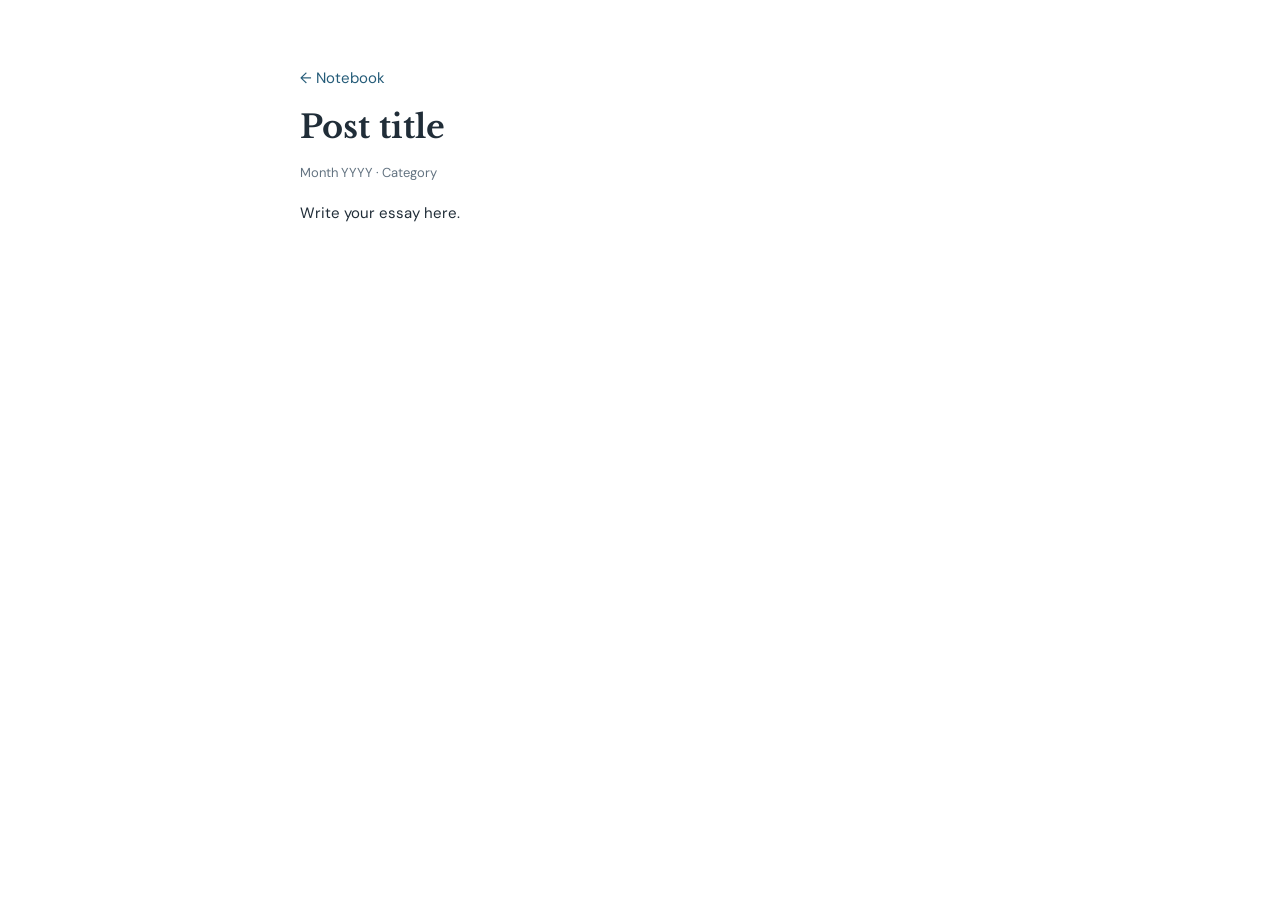
<file: notebook/posts/TEMPLATE.html>
<!doctype html>
<html lang="en">
<head>
  <meta charset="utf-8">
  <meta name="viewport" content="width=device-width, initial-scale=1">
  <meta
    name="description"
    content="Vasudha Nukala — Assistant Professor of Finance at the Indian School of Business. Research, teaching and field notes."
  >

  <title>Post title </title>

  <link rel="stylesheet" href="../../style.css">
</head>

<body>
  <main class="notebook">
    <p>
      <a href="../index.html">← Notebook</a>
    </p>

    <h1>Post title</h1>

    <p class="meta">Month YYYY · Category</p>

    <p>Write your essay here.</p>
  </main>
</body>
</html>
</file>
<file: style.css>
/* ==========================================
   1. FONTS
   ========================================== */

@import url('https://fonts.googleapis.com/css2?family=DM+Sans:wght@400;500;600;700&family=Libre+Baskerville:wght@400;700&display=swap');


/* ==========================================
   2. COLORS
   ========================================== */

:root {
  --ink: #202d38;
  --muted: #637381;
  --accent: #245b78;
  --line: #e4e8eb;
  --paper: #fff;
  --soft: #f6f8f9;
}


/* ==========================================
   3. GENERAL PAGE STYLING
   ========================================== */

* {
  box-sizing: border-box;
}

html {
  scroll-behavior: smooth;
}

body {
  margin: 0;
  background: var(--paper);
  color: var(--ink);
  font: 15px/1.75 'DM Sans', Arial, sans-serif;
}

a {
  color: var(--accent);
  text-decoration: none;
}

a:hover {
  text-decoration: underline;
}


/* ==========================================
   4. PAGE WIDTH
   ========================================== */

.wrap {
  max-width: 970px;
  margin: auto;
  padding: 0 32px;
}


/* ==========================================
   5. HEADER AND NAVIGATION
   ========================================== */

.top {
  position: sticky;
  top: 0;
  background: rgba(255, 255, 255, .97);
  border-bottom: 1px solid var(--line);
  z-index: 5;
}

.nav {
  display: flex;
  justify-content: space-between;
  align-items: center;
  gap: 16px;
  min-height: 68px;
}

.brand {
  font-family: 'Libre Baskerville', Georgia, serif;
  font-size: 17px;
  font-weight: bold;
  color: var(--ink);
}

.links {
  display: flex;
  gap: 21px;
  flex-wrap: wrap;
  font-size: 13px;
}

.links a {
  color: #52616e;
}


/* ==========================================
   6. HOMEPAGE INTRODUCTION
   ========================================== */

.hero {
  display: grid;
  grid-template-columns: 1fr 195px;
  gap: 50px;
  align-items: center;
  padding: 80px 0 65px;
}

.eyebrow {
  text-transform: uppercase;
  letter-spacing: .14em;
  font-size: 11px;
  color: var(--accent);
  font-weight: 700;
}


/* ==========================================
   7. HEADINGS
   ========================================== */

h1,
h2,
h3 {
  font-family: 'Libre Baskerville', Georgia, serif;
  line-height: 1.35;
}

h1 {
  font-size: 39px;
  margin: 10px 0;
}

h2 {
  font-size: 25px;
  margin: 0 0 25px;
}

h3 {
  font-size: 16px;
  margin: 0 0 8px;
}

.hero p {
  max-width: 650px;
}


/* ==========================================
   8. TEXT AND METADATA
   ========================================== */

.muted,
.meta {
  color: var(--muted);
}

.meta {
  font-size: 13px;
}


/* ==========================================
   9. PROFILE PHOTOGRAPH
   ========================================== */

.photo {
  height: 245px;
  background: #f1f4f5;
  border: 1px solid var(--line);
  display: flex;
  align-items: center;
  justify-content: center;
  color: #8896a1;
  text-align: center;
  font-size: 12px;
  padding: 15px;
}

.photo img {
  width: 100%;
  height: 100%;
  object-fit: cover;
}


/* ==========================================
   10. RESEARCH INTEREST TAGS
   ========================================== */

.pills {
  display: flex;
  flex-wrap: wrap;
  gap: 8px;
  margin: 22px 0;
}

.pill {
  font-size: 12px;
  background: var(--soft);
  border: 1px solid var(--line);
  padding: 3px 10px;
  border-radius: 20px;
}


/* ==========================================
   11. QUICK LINKS
   ========================================== */

.actions {
  display: flex;
  gap: 17px;
  flex-wrap: wrap;
  font-size: 13px;
}


/* ==========================================
   12. PAGE SECTIONS
   ========================================== */

section {
  padding: 56px 0;
  border-top: 1px solid var(--line);
}

.section-kicker {
  font-size: 11px;
  text-transform: uppercase;
  letter-spacing: .12em;
  color: var(--muted);
}


/* ==========================================
   13. RESEARCH PAPERS
   ========================================== */

.paper {
  padding: 22px 0;
  border-bottom: 1px solid var(--line);
}

.paper:last-child {
  border: 0;
}

.paper h3 {
  margin: 0 0 4px;
}

.paper p {
  margin: 7px 0;
}

.paper details {
  margin-top: 8px;
  font-size: 14px;
}

.paper summary {
  color: var(--accent);
  cursor: pointer;
  display: inline-block;
}


/* ==========================================
   14. PRESENTATIONS BY YEAR
   ========================================== */

.year {
  display: grid;
  grid-template-columns: 85px 1fr;
  gap: 15px;
  margin: 20px 0;
}

.year strong {
  color: var(--accent);
}


/* ==========================================
   15. LISTS
   ========================================== */

ul.clean {
  padding-left: 19px;
  margin: 0;
}

li {
  margin: 6px 0;
}


/* ==========================================
   16. FOOTER
   ========================================== */

.footer {
  border-top: 1px solid var(--line);
  padding: 25px 0;
  color: var(--muted);
  font-size: 12px;
}


/* ==========================================
   17. NOTEBOOK PAGE
   ========================================== */

.notebook {
  max-width: 740px;
  margin: 65px auto 90px;
  padding: 0 30px;
}

.notebook h1 {
  font-size: 32px;
}

.notebook h2 {
  font-size: 20px;
  margin-top: 50px;
  border-bottom: 1px solid var(--line);
  padding-bottom: 12px;
}

.entry {
  display: flex;
  justify-content: space-between;
  gap: 20px;
  padding: 12px 0;
  border-bottom: 1px solid #eef0f2;
}

.entry span {
  color: var(--muted);
  font-size: 12px;
  white-space: nowrap;
}


/* ==========================================
   18. NOTE BOXES
   ========================================== */

.note {
  background: var(--soft);
  padding: 15px 18px;
  font-size: 13px;
  color: var(--muted);
  border-left: 2px solid var(--accent);
}


/* ==========================================
   19. MOBILE RESPONSIVENESS
   ========================================== */

@media (max-width: 720px) {

  .wrap {
    padding: 0 20px;
  }

  .nav {
    align-items: flex-start;
    padding: 15px 0;
    flex-direction: column;
  }

  .links {
    gap: 12px;
  }

  .hero {
    grid-template-columns: 1fr;
    padding: 42px 0;
    gap: 20px;
  }

  .photo {
    height: 170px;
    width: 145px;
    grid-row: 1;
  }

  h1 {
    font-size: 31px;
  }

  .year {
    grid-template-columns: 1fr;
    gap: 0;
  }

  section {
    padding: 40px 0;
  }

}


/* HEADER LAYOUT */

.top .wrap {
  max-width: none;
  width: 100%;
  padding-left: 30px;
  padding-right: 30px;
  box-sizing: border-box;
}

.nav {
  display: flex;
  justify-content: space-between;
  align-items: center;
}

.links {
  display: flex;
  align-items: center;
  gap: 24px;
  margin-left: auto;
}

/* HEADER HEIGHT */

.top .nav {
  min-height: 95px;
}

.brand {
  font-size: 22px;
  font-weight: 600;
}

.social-links {
  display: flex;
  justify-content: center;
  align-items: center;
  gap: 8px;
  margin-top: 10px;
}

.social-links a {
  display: inline-flex;
  align-items: center;
  justify-content: center;
  width: 16px;
  height: 16px;
  color: #217a95;
  text-decoration: none;
}

.social-links svg {
  width: 14px;
  height: 14px;
  fill: currentColor;
}

.social-links a:hover {
  color: #14546a;
}

.social-links a:focus-visible {
  outline: 2px solid #217a95;
  outline-offset: 3px;
}

.profile .social-links {
  display: flex;
  justify-content: center;
  align-items: center;
  gap: 7px;
  margin-top: 8px;
}

.profile .social-links a {
  display: inline-flex;
  align-items: center;
  justify-content: center;
  width: 14px;
  height: 14px;
  min-width: 0;
  min-height: 0;
  padding: 0;
  border: 0;
  background: none;
  color: #217a95;
  text-decoration: none;
}

.profile .social-links svg {
  display: block;
  width: 12px;
  height: 12px;
  fill: currentColor;
}

.profile .social-links .twitter-link {
  color: #1da1f2;
}

.profile .social-links {
  display: flex;
  justify-content: center;
  align-items: center;
  gap: 0;
  margin-top: 8px;
}

.profile .social-links a,
.profile .social-links .twitter-link {
  width: 14px;
  height: 14px;
  padding: 0;
  margin: 0;
  color: #479bb5;
}

.profile .social-links svg {
  display: block;
  width: 13px;
  height: 13px;
  fill: currentColor;
}

.photo-contact {
  margin-top: 14px;
  border-bottom: 1px solid #eeeeee;
  padding-bottom: 10px;
}

.photo-contact a {
  display: flex;
  align-items: center;
  gap: 9px;
  color: #172744;
  font-size: 12px;
  text-decoration: none;
}

.photo-contact svg {
  width: 14px;
  height: 14px;
  flex-shrink: 0;
  fill: none;
  stroke: #b8b8b8;
  stroke-width: 1.4;
}

.photo-contact a:hover {
  text-decoration: underline;
}

.top .brand,
.top .links a {
  font-size: 13px;
}

header.top a.brand,
header.top nav.links a {
  font-family: Arial, sans-serif !important;
  font-size: 13px !important;
  font-weight: 400 !important;
  font-style: normal !important;
  letter-spacing: normal !important;
  color: #475569 !important;
}

/* Published Papers heading */
.research-subheading {
  margin-top: 40px;
  margin-bottom: 24px;
}

/* Make published paper titles match working papers */
.paper h3 a {
  color: inherit;
  text-decoration: none;
}

.paper h3 a:hover {
  color: var(--accent);
}

/* Publication year and journal badge */
.publication-info {
  display: flex;
  align-items: center;
  flex-wrap: wrap;
  gap: 12px;
  margin: 10px 0;
  font-size: 13px;
  color: #777;
}

/* Dark navy journal badge */
.journal-badge {
  display: inline-block;
  background: #1b2742;
  color: #ffffff;
  padding: 5px 12px;
  border-radius: 3px;
  font-family: Arial, sans-serif;
  font-size: 10px;
  font-weight: 700;
  letter-spacing: 0.04em;
  line-height: 1.4;
}

/* Paper link button */
.paper-links {
  margin: 12px 0;
  font-size: 12px;
}

.paper-links a {
  display: inline-block;
  padding: 5px 10px;
  border: 1px solid #d8dde2;
  border-radius: 3px;
  text-decoration: none;
  color: var(--ink);
}

.paper-links a:hover {
  border-color: var(--accent);
  color: var(--accent);
}

/* Published paper title links */
#research .paper h3 a {
  color: #24313c;
  text-decoration: none;
}

#research .paper h3 a:hover {
  color: #286183;
}

/* Year and publication badge */
#research .publication-info {
  display: flex;
  align-items: center;
  flex-wrap: wrap;
  gap: 12px;
  margin: 10px 0;
  font-size: 13px;
  color: #777777;
}

#research .journal-badge {
  display: inline-block;
  background-color: #1b2742;
  color: #ffffff;
  padding: 5px 12px;
  border-radius: 3px;
  font-family: Arial, sans-serif;
  font-size: 10px;
  font-weight: 700;
  letter-spacing: 0.04em;
  line-height: 1.4;
}

/* Outlined paper button */
#research .paper-links {
  margin: 12px 0;
}

#research .paper-links a {
  display: inline-block;
  padding: 6px 12px;
  border: 1px solid #d8dde2;
  border-radius: 3px;
  color: #24313c;
  text-decoration: none;
  font-size: 12px;
}

#research .paper-links a:hover {
  border-color: #286183;
  color: #286183;
}



/* ==========================================
   TEACHING PAGE
   ========================================== */

.teaching-institution {
  font-family: 'Libre Baskerville', Georgia, serif;
  font-size: 21px;
  font-weight: 600;
  color: var(--accent);
  margin-top: 40px;
  margin-bottom: 22px;
}

.teaching-group {
  margin-bottom: 28px;
}

.teaching-group h4 {
  font-size: 16px;
  font-weight: 700;
  color: var(--ink);
  margin-bottom: 12px;
}

.teaching-group p {
  font-size: 15px;
  line-height: 1.7;
  margin: 0 0 12px;
}

/* Teaching institution headings */

#teaching .teaching-institution {
  font-family: 'Libre Baskerville', Georgia, serif;
  font-size: 22px;
  font-weight: 600;
  color: var(--accent);
  margin-top: 45px;
  margin-bottom: 25px;
}

/* ==========================================
   TEACHING PAGE - SEPARATORS
   ========================================== */

/* Remove horizontal lines between individual courses */
#teaching .paper {
  border-bottom: none;
  padding-bottom: 0;
  margin-bottom: 28px;
}

/* Add a separator before the second university */
#teaching .teaching-institution:not(:first-of-type) {
  border-top: 1px solid #e2e6e9;
  padding-top: 35px;
  margin-top: 45px;
}

/* Reduce spacing between Olin courses only */

#teaching .olin-courses .paper {
  margin-bottom: 14px;
  padding-bottom: 0;
  border-bottom: none;
}

#teaching .olin-courses .paper h3 {
  margin-bottom: 4px;
}

#teaching .olin-courses .paper .meta {
  margin-top: 0;
  margin-bottom: 0;
}


/* ==========================================
   TEACHING PAGE - TWO-COLUMN CARDS
   ========================================== */

#teaching.teaching-page .teaching-cards {
  display: grid;
  grid-template-columns: repeat(2, minmax(0, 1fr));
  gap: 24px;
  margin-top: 35px;
  align-items: stretch;
}

#teaching.teaching-page .teaching-card {
  border: 1px solid #e1e5e8;
  border-radius: 4px;
  padding: 25px 24px;
  min-width: 0;
}

#teaching.teaching-page .teaching-card h3 {
  font-family: 'Libre Baskerville', Georgia, serif;
  font-size: 17px;
  font-weight: 400;
  color: var(--ink);
  margin: 0 0 8px;
  line-height: 1.5;
}

#teaching.teaching-page .teaching-card-subtitle {
  font-size: 12px;
  font-style: italic;
  color: #888;
  margin: 0 0 22px;
}

#teaching.teaching-page .teaching-course {
  display: flex;
  align-items: flex-start;
  gap: 10px;
  padding: 12px 0;
  border-bottom: 1px solid #edf0f2;
  font-size: 13px;
  line-height: 1.5;
  color: var(--ink);
}

#teaching.teaching-page .teaching-course:last-child {
  border-bottom: none;
}

#teaching.teaching-page .role-badge {
  display: inline-block;
  flex-shrink: 0;
  padding: 4px 7px;
  border-radius: 2px;
  color: #ffffff;
  font-family: Arial, sans-serif;
  font-size: 9px;
  font-weight: 700;
  letter-spacing: 0.04em;
  line-height: 1.3;
}

#teaching.teaching-page .role-badge.instructor {
  background: #1b2742;
}

#teaching.teaching-page .role-badge.ta {
  background: #7b9f8f;
}

#teaching.teaching-page .course-detail {
  font-size: 11px;
  color: #888;
  margin-top: 3px;
}

/* Mobile layout */
@media (max-width: 720px) {
  #teaching.teaching-page .teaching-cards {
    grid-template-columns: 1fr;
    gap: 18px;
  }

  #teaching.teaching-page .teaching-card {
    padding: 20px;
  }
}


/* ==========================================
   SEMINAR ARCHIVE - SCROLLABLE YEAR CARDS
   ========================================== */

#seminars .seminar-card-grid {
  display: grid;
  grid-template-columns: repeat(2, minmax(0, 1fr));
  gap: 24px;
  margin-top: 35px;
  align-items: stretch;
}

/* Match the Teaching page's bordered cards */
#seminars .seminar-card {
  border: 1px solid #e1e5e8;
  border-radius: 4px;
  padding: 25px 24px;
  margin: 0;
  min-width: 0;
  height: 480px;
  box-sizing: border-box;
}

/* Make each card scroll independently */
#seminars .seminar-card-scroll {
  height: 100%;
  overflow-y: auto;
  padding-right: 12px;
  scrollbar-width: thin;
  scrollbar-color: #cbd5dc transparent;
}

/* Academic year heading */
#seminars .seminar-card h3 {
  font-family: 'Libre Baskerville', Georgia, serif;
  font-size: 22px;
  color: var(--ink);
  margin: 0 0 18px;
  padding-bottom: 15px;
  border-bottom: 1px solid #e1e5e8;
}

/* Compact speaker entries */
#seminars .seminar-card .seminar-entry {
  padding: 12px 0;
}

#seminars .seminar-card .seminar-entry h4 {
  font-size: 15px;
  margin-bottom: 4px;
}

#seminars .seminar-card .seminar-entry p {
  font-size: 12px;
}

/* Make the third card span the full row */
#seminars #year-2024 {
  grid-column: 1 / -1;
  height: 340px;
}

/* Mobile: stack the cards */
@media (max-width: 720px) {
  #seminars .seminar-card-grid {
    grid-template-columns: 1fr;
  }

  #seminars .seminar-card {
    height: 420px;
  }

  #seminars #year-2024 {
    grid-column: auto;
    height: 420px;
  }
}


/* ==========================================
   SEMINAR ROWS - SINGLE LINE
   ========================================== */

#seminars .seminar-card .seminar-entry {
  display: grid;
  grid-template-columns: minmax(0, 1.3fr) minmax(0, 1fr) 24px;
  align-items: center;
  column-gap: 12px;
  padding: 13px 0;
  border-bottom: 1px solid #edf0f2;
}

#seminars .seminar-speaker {
  font-size: 13px;
  font-weight: 600;
  color: var(--ink);
  min-width: 0;
}

#seminars .seminar-institution {
  font-size: 12px;
  color: #78838d;
  min-width: 0;
}

#seminars .seminar-paper-icon {
  color: var(--accent);
  display: inline-flex;
  align-items: center;
  justify-content: center;
  width: 24px;
  height: 24px;
  text-decoration: none;
}

#seminars a.seminar-paper-icon:hover {
  opacity: 0.65;
}

#seminars .seminar-speaker a {
  color: inherit;
  text-decoration: none;
}

#seminars .seminar-speaker a:hover {
  color: var(--accent);
}

/* Keep rows compact on smaller screens */
@media (max-width: 720px) {
  #seminars .seminar-card .seminar-entry {
    grid-template-columns: minmax(0, 1fr) minmax(0, 1fr) 24px;
    column-gap: 8px;
  }

  #seminars .seminar-speaker {
    font-size: 12px;
  }

  #seminars .seminar-institution {
    font-size: 11px;
  }
}


/* ==========================================
   SEMINAR PAGE - FULL WIDTH YEAR CARDS
   ========================================== */

/* Stack the three academic years vertically */
#seminars .seminar-card-grid {
  display: grid;
  grid-template-columns: 1fr;
  gap: 28px;
}

/* Each box takes the full available width */
#seminars .seminar-card,
#seminars #year-2024 {
  grid-column: 1 / -1;
  width: 100%;
  height: 420px;
  box-sizing: border-box;
}

/* Three columns: speaker, institution, paper icon */
#seminars .seminar-card .seminar-entry {
  display: grid;
  grid-template-columns:
    minmax(0, 1fr)
    minmax(0, 1.5fr)
    28px;
  align-items: center;
  column-gap: 24px;
  padding: 13px 0;
}

/* Consistent font size for speaker and institution */
#seminars .seminar-card .seminar-speaker,
#seminars .seminar-card .seminar-institution {
  font-size: 14px;
  line-height: 1.5;
}

/* Speaker name slightly bolder */
#seminars .seminar-card .seminar-speaker {
  font-weight: 600;
}

/* Institution gets more horizontal room */
#seminars .seminar-card .seminar-institution {
  font-weight: 400;
  color: #78838d;
}

/* Keep the paper icon aligned to the right */
#seminars .seminar-card .seminar-paper-icon {
  justify-self: end;
}

/* If older date elements are still present,
   make them match the other text */
#seminars .seminar-card .seminar-date {
  font-size: 14px;
  line-height: 1.5;
}

/* Mobile layout */
@media (max-width: 720px) {
  #seminars .seminar-card,
  #seminars #year-2024 {
    height: 400px;
  }

  #seminars .seminar-card .seminar-entry {
    grid-template-columns:
      minmax(0, 1fr)
      minmax(0, 1.2fr)
      24px;
    column-gap: 10px;
  }

  #seminars .seminar-card .seminar-speaker,
  #seminars .seminar-card .seminar-institution {
    font-size: 12px;
  }
}
</file>
